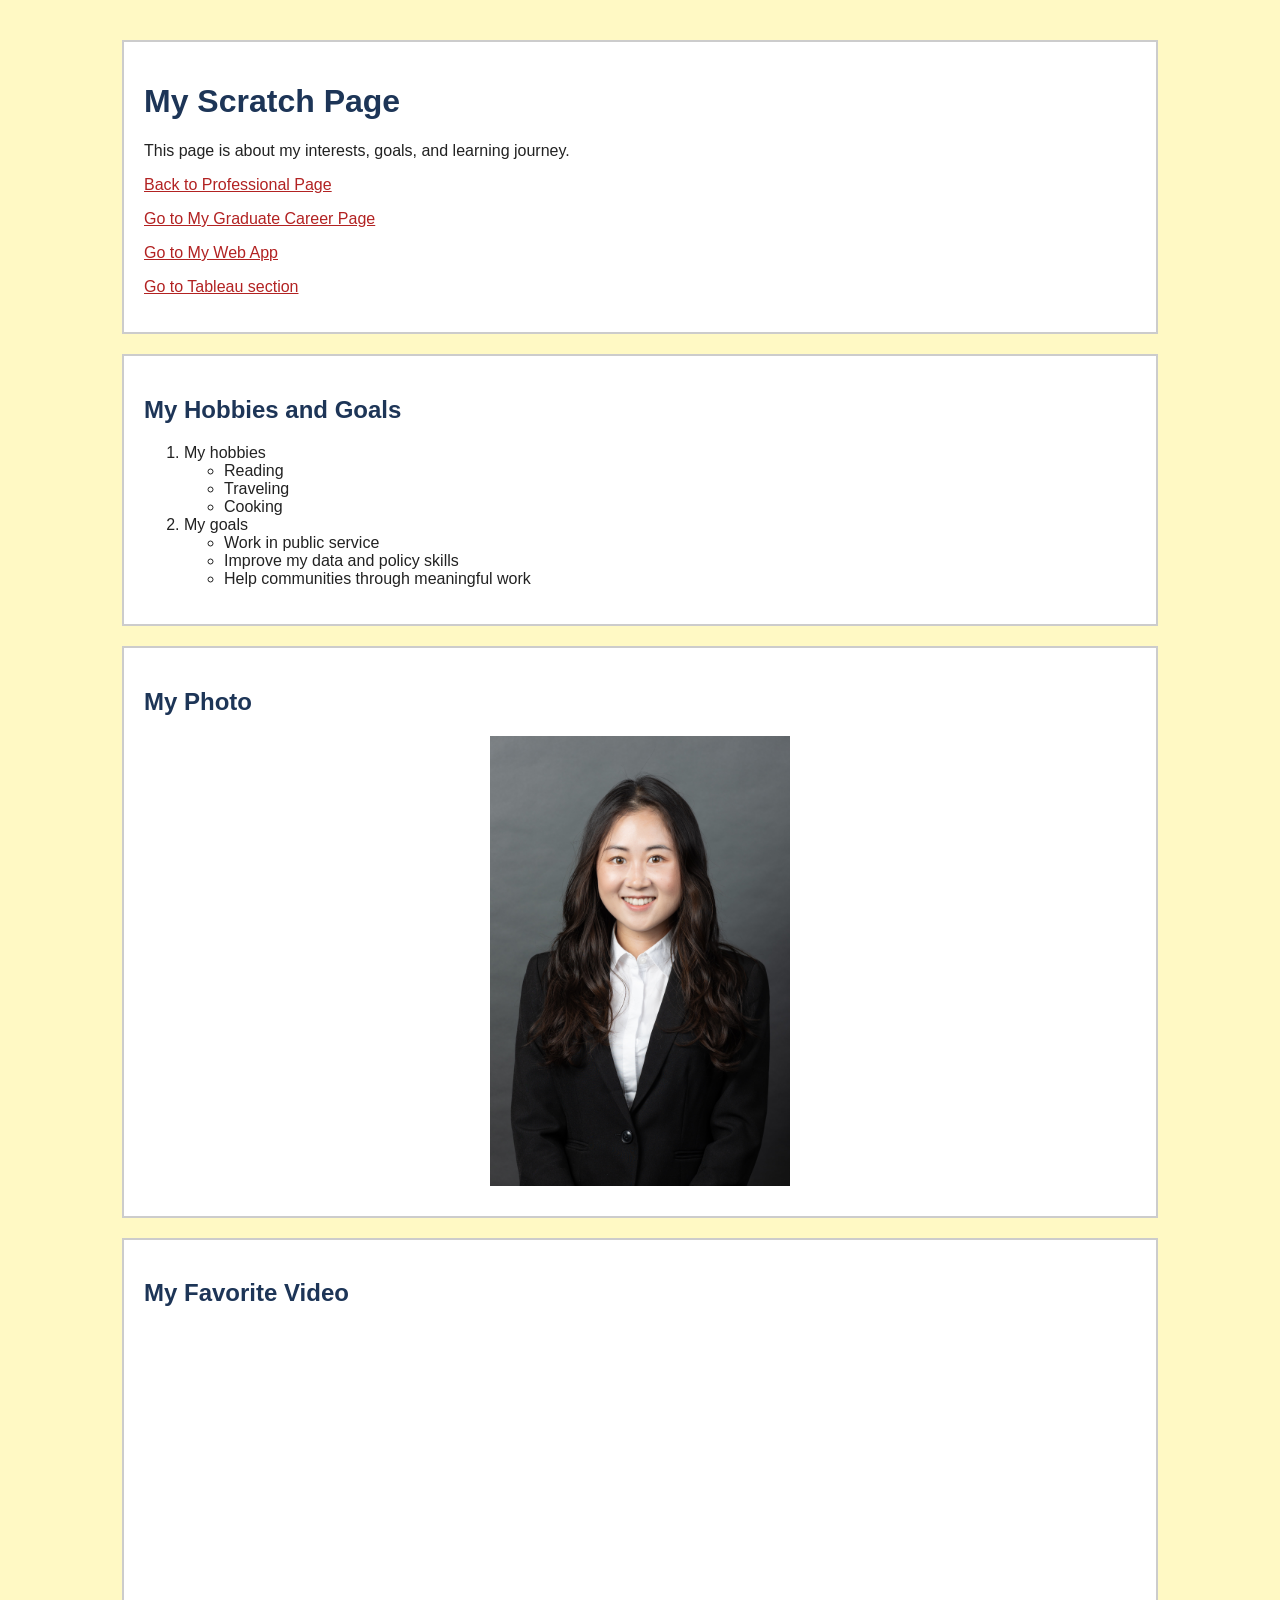
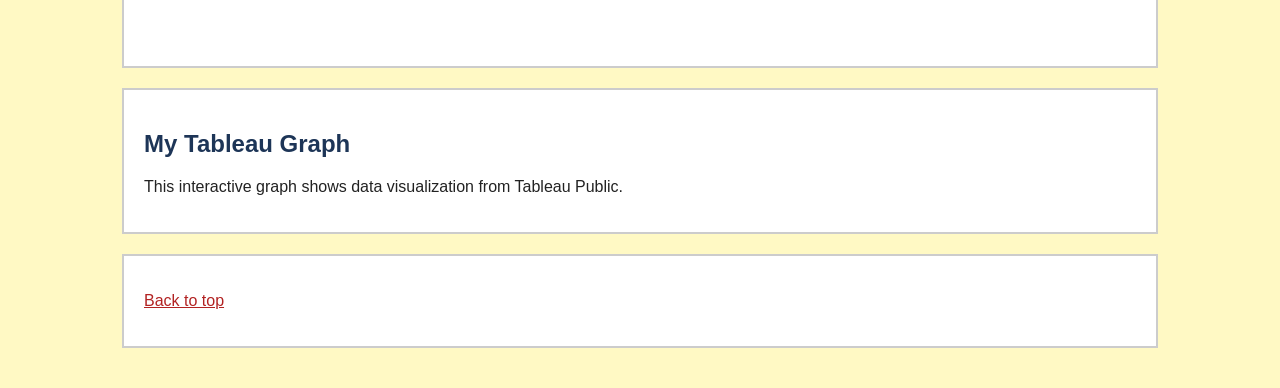
<file: scratch.html>
<!DOCTYPE html>
<html lang="en">
<head>
  <meta charset="UTF-8">
  <meta name="viewport" content="width=device-width, initial-scale=1.0">
  <title>Scratch Page</title>
  <link rel="stylesheet" href="./css/scratch.css">
</head>
<body>

<div class="box">
  <h1 id="top">My Scratch Page</h1>
  <p>This page is about my interests, goals, and learning journey.</p>
  <p><a href="index.html">Back to Professional Page</a></p>
  <p><a href="professional.html">Go to My Graduate Career Page</a></p>
  <p><a href="webapp.html">Go to My Web App</a></p>
  <p><a href="#tableau">Go to Tableau section</a></p>
</div>

  <div class="box">
    <h2>My Hobbies and Goals</h2>
    <ol>
      <li>My hobbies
        <ul>
          <li>Reading</li>
          <li>Traveling</li>
          <li>Cooking</li>
        </ul>
      </li>
      <li>My goals
        <ul>
          <li>Work in public service</li>
          <li>Improve my data and policy skills</li>
          <li>Help communities through meaningful work</li>
        </ul>
      </li>
    </ol>
  </div>

  <div class="box">
    <h2>My Photo</h2>
    <img src="assets/img/WuCeleste.jpg" alt="Photo of Celeste Wu" width="300">
  </div>

  <div class="box">
    <h2>My Favorite Video</h2>
    <iframe width="560" height="315"
      src="https://www.youtube.com/embed/hEQL5Xbk2gc"
      title="YouTube video player"
      frameborder="0"
      allowfullscreen>
    </iframe>
  </div>

  <div class="box" id="tableau">
    <h2>My Tableau Graph</h2>
    <p>This interactive graph shows data visualization from Tableau Public.</p>

    <div class='tableauPlaceholder' id='viz1745140000000' style='position: relative'>
      <noscript>
        <a href='#'>
          <img alt='Tableau Graph'
            src='https://public.tableau.com/static/images/Re/RegionalSampleWorkbook/College/1_rss.png'
            style='border: none' />
        </a>
      </noscript>
      <object class='tableauViz' style='display:none;'>
        <param name='host_url' value='https%3A%2F%2Fpublic.tableau.com%2F' />
        <param name='embed_code_version' value='3' />
        <param name='site_root' value='' />
        <param name='name' value='RegionalSampleWorkbook/College' />
        <param name='tabs' value='no' />
        <param name='toolbar' value='yes' />
        <param name='static_image'
          value='https://public.tableau.com/static/images/Re/RegionalSampleWorkbook/College/1.png' />
        <param name='animate_transition' value='yes' />
        <param name='display_static_image' value='yes' />
        <param name='display_spinner' value='yes' />
        <param name='display_overlay' value='yes' />
        <param name='display_count' value='yes' />
        <param name='language' value='en-US' />
      </object>
    </div>
    <script type='text/javascript'>
      var divElement = document.getElementById('viz1745140000000');
      var vizElement = divElement.getElementsByTagName('object')[0];
      vizElement.style.width = '100%';
      vizElement.style.height = '600px';
      var scriptElement = document.createElement('script');
      scriptElement.src = 'https://public.tableau.com/javascripts/api/viz_v1.js';
      vizElement.parentNode.insertBefore(scriptElement, vizElement);
    </script>
  </div>

  <div class="box">
    <p><a href="#top">Back to top</a></p>
  </div>

</body>
</html>
</file>
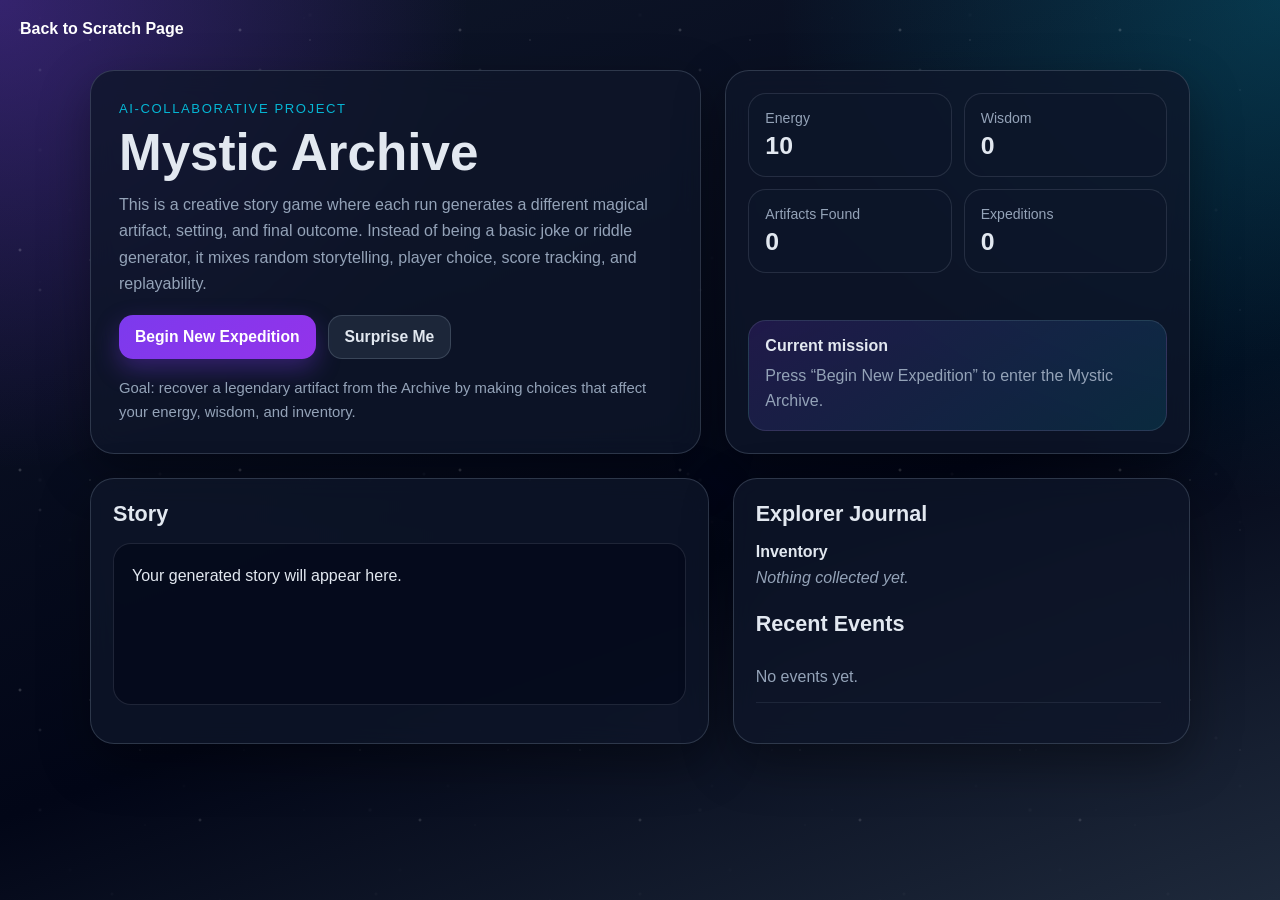
<file: webapp.html>
<!DOCTYPE html>
<html lang="en">
<head>
  <meta charset="UTF-8" />
  <meta name="viewport" content="width=device-width, initial-scale=1.0" />
  <title>Mystic Archive</title>
  <style>
    :root {
      --bg1: #0f172a;
      --bg2: #1e293b;
      --panel: rgba(15, 23, 42, 0.78);
      --line: rgba(148, 163, 184, 0.25);
      --text: #e2e8f0;
      --muted: #94a3b8;
      --accent: #7c3aed;
      --accent-2: #06b6d4;
      --good: #22c55e;
      --warn: #f59e0b;
      --bad: #ef4444;
      --shadow: 0 18px 50px rgba(0,0,0,0.35);
    }

    * { box-sizing: border-box; }

    body {
      margin: 0;
      min-height: 100vh;
      font-family: Arial, Helvetica, sans-serif;
      color: var(--text);
      background:
        radial-gradient(circle at top left, rgba(124, 58, 237, 0.35), transparent 30%),
        radial-gradient(circle at top right, rgba(6, 182, 212, 0.25), transparent 32%),
        linear-gradient(160deg, var(--bg1), #020617 60%, var(--bg2));
      overflow-x: hidden;
    }

    .stars, .stars::before, .stars::after {
      content: "";
      position: fixed;
      inset: 0;
      pointer-events: none;
      background-image:
        radial-gradient(2px 2px at 20px 30px, rgba(255,255,255,0.75), transparent),
        radial-gradient(2px 2px at 40px 70px, rgba(255,255,255,0.4), transparent),
        radial-gradient(1px 1px at 90px 40px, rgba(255,255,255,0.7), transparent),
        radial-gradient(1px 1px at 140px 90px, rgba(255,255,255,0.45), transparent),
        radial-gradient(2px 2px at 200px 160px, rgba(255,255,255,0.55), transparent);
      background-size: 220px 220px;
      opacity: 0.35;
      animation: drift 70s linear infinite;
    }

    .stars::before { animation-duration: 95s; opacity: 0.2; transform: scale(1.2); }
    .stars::after { animation-duration: 120s; opacity: 0.15; transform: scale(1.5); }

    @keyframes drift {
      from { transform: translateY(0); }
      to { transform: translateY(-220px); }
    }

    .container {
      width: min(1100px, calc(100% - 32px));
      margin: 32px auto 48px;
      position: relative;
      z-index: 1;
    }

    .hero {
      display: grid;
      grid-template-columns: 1.25fr 0.95fr;
      gap: 24px;
      align-items: stretch;
      margin-bottom: 24px;
    }

    .card {
      background: var(--panel);
      border: 1px solid var(--line);
      border-radius: 24px;
      box-shadow: var(--shadow);
      backdrop-filter: blur(12px);
    }

    .hero-main {
      padding: 28px;
    }

    .eyebrow {
      display: inline-block;
      font-size: 0.82rem;
      letter-spacing: 0.12em;
      text-transform: uppercase;
      color: var(--accent-2);
      margin-bottom: 10px;
    }

    h1 {
      margin: 0 0 12px;
      font-size: clamp(2rem, 4vw, 3.25rem);
      line-height: 1.05;
    }

    .hero-main p {
      color: var(--muted);
      margin: 0 0 18px;
      line-height: 1.65;
      font-size: 1rem;
    }

    .button-row {
      display: flex;
      flex-wrap: wrap;
      gap: 12px;
      margin-top: 18px;
    }

    button {
      border: none;
      border-radius: 14px;
      padding: 12px 16px;
      font-size: 0.98rem;
      font-weight: 700;
      cursor: pointer;
      transition: transform 0.16s ease, opacity 0.16s ease, box-shadow 0.16s ease;
    }

    button:hover { transform: translateY(-1px); }
    button:active { transform: translateY(1px) scale(0.99); }

    .primary {
      background: linear-gradient(135deg, var(--accent), #9333ea);
      color: white;
      box-shadow: 0 10px 25px rgba(124, 58, 237, 0.35);
    }

    .secondary {
      background: rgba(30, 41, 59, 0.95);
      color: var(--text);
      border: 1px solid rgba(148, 163, 184, 0.25);
    }

    .hero-side {
      padding: 22px;
      display: flex;
      flex-direction: column;
      justify-content: space-between;
      gap: 16px;
    }

    .stat-grid {
      display: grid;
      grid-template-columns: repeat(2, 1fr);
      gap: 12px;
    }

    .stat {
      background: rgba(15, 23, 42, 0.66);
      border: 1px solid rgba(148, 163, 184, 0.18);
      border-radius: 18px;
      padding: 16px;
    }

    .stat-label {
      color: var(--muted);
      font-size: 0.88rem;
      margin-bottom: 6px;
    }

    .stat-value {
      font-size: 1.55rem;
      font-weight: 800;
    }

    .quest-box {
      background: linear-gradient(145deg, rgba(124, 58, 237, 0.18), rgba(6, 182, 212, 0.14));
      border: 1px solid rgba(148, 163, 184, 0.18);
      border-radius: 18px;
      padding: 16px;
    }

    .quest-box h3 {
      margin: 0 0 8px;
      font-size: 1rem;
    }

    .quest-box p {
      margin: 0;
      color: var(--muted);
      line-height: 1.6;
    }

    .layout {
      display: grid;
      grid-template-columns: 1.15fr 0.85fr;
      gap: 24px;
    }

    .panel {
      padding: 22px;
    }

    .panel h2 {
      margin: 0 0 16px;
      font-size: 1.35rem;
    }

    .story-box {
      min-height: 162px;
      padding: 18px;
      background: rgba(2, 6, 23, 0.56);
      border: 1px solid rgba(148, 163, 184, 0.18);
      border-radius: 18px;
      color: var(--text);
      line-height: 1.75;
      white-space: pre-line;
    }

    .choices {
      display: grid;
      gap: 12px;
      margin-top: 16px;
    }

    .choice {
      width: 100%;
      text-align: left;
      background: rgba(15, 23, 42, 0.92);
      border: 1px solid rgba(148, 163, 184, 0.18);
      color: var(--text);
      padding: 15px 16px;
      border-radius: 16px;
      font-weight: 600;
    }

    .choice:hover {
      box-shadow: 0 10px 20px rgba(0,0,0,0.16);
      border-color: rgba(6, 182, 212, 0.4);
    }

    .inventory {
      display: flex;
      flex-wrap: wrap;
      gap: 10px;
      margin-top: 8px;
    }

    .tag {
      padding: 8px 12px;
      border-radius: 999px;
      background: rgba(124, 58, 237, 0.18);
      border: 1px solid rgba(167, 139, 250, 0.25);
      font-size: 0.92rem;
    }

    .empty {
      color: var(--muted);
      font-style: italic;
    }

    .log {
      max-height: 240px;
      overflow: auto;
      padding-right: 6px;
    }

    .log-entry {
      padding: 12px 0;
      border-bottom: 1px solid rgba(148, 163, 184, 0.12);
      color: var(--muted);
      line-height: 1.55;
    }

    .badge {
      display: inline-block;
      font-size: 0.76rem;
      text-transform: uppercase;
      letter-spacing: 0.08em;
      padding: 4px 8px;
      border-radius: 999px;
      margin-right: 8px;
      font-weight: 700;
      vertical-align: middle;
    }

    .good { background: rgba(34, 197, 94, 0.16); color: #86efac; }
    .warn { background: rgba(245, 158, 11, 0.16); color: #fcd34d; }
    .bad { background: rgba(239, 68, 68, 0.16); color: #fca5a5; }

    .footer-note {
      color: var(--muted);
      font-size: 0.93rem;
      margin-top: 18px;
      line-height: 1.6;
    }

    @media (max-width: 900px) {
      .hero, .layout {
        grid-template-columns: 1fr;
      }
    }

    @media (max-width: 640px) {
      .container { width: min(100% - 18px, 1100px); margin-top: 14px; }
      .hero-main, .hero-side, .panel { padding: 18px; }
      .stat-grid { grid-template-columns: 1fr 1fr; }
      h1 { font-size: 2rem; }
    }
  </style>
</head>
<body>
    <div style="padding: 20px 20px 0 20px;">
  <a href="scratch.html" style="color: white; text-decoration: none; font-weight: bold;">Back to Scratch Page</a>
</div>
  <div class="stars"></div>

  <div class="container">
    <section class="hero">
      <div class="card hero-main">
        <div class="eyebrow">AI-collaborative project</div>
        <h1>Mystic Archive</h1>
        <p>
          This is a creative story game where each run generates a different magical artifact,
          setting, and final outcome. Instead of being a basic joke or riddle generator,
          it mixes random storytelling, player choice, score tracking, and replayability.
        </p>
        <div class="button-row">
          <button class="primary" id="newRunBtn">Begin New Expedition</button>
          <button class="secondary" id="themeBtn">Surprise Me</button>
        </div>
        <div class="footer-note">
          Goal: recover a legendary artifact from the Archive by making choices that affect your energy,
          wisdom, and inventory.
        </div>
      </div>

      <aside class="card hero-side">
        <div class="stat-grid">
          <div class="stat">
            <div class="stat-label">Energy</div>
            <div class="stat-value" id="energyStat">10</div>
          </div>
          <div class="stat">
            <div class="stat-label">Wisdom</div>
            <div class="stat-value" id="wisdomStat">0</div>
          </div>
          <div class="stat">
            <div class="stat-label">Artifacts Found</div>
            <div class="stat-value" id="artifactStat">0</div>
          </div>
          <div class="stat">
            <div class="stat-label">Expeditions</div>
            <div class="stat-value" id="runsStat">0</div>
          </div>
        </div>

        <div class="quest-box">
          <h3>Current mission</h3>
          <p id="missionText">Press “Begin New Expedition” to enter the Mystic Archive.</p>
        </div>
      </aside>
    </section>

    <section class="layout">
      <div class="card panel">
        <h2>Story</h2>
        <div class="story-box" id="storyBox">Your generated story will appear here.</div>
        <div class="choices" id="choicesBox"></div>
      </div>

      <div class="card panel">
        <h2>Explorer Journal</h2>
        <strong>Inventory</strong>
        <div class="inventory" id="inventoryBox">
          <span class="empty">Nothing collected yet.</span>
        </div>

        <h2 style="margin-top: 24px;">Recent Events</h2>
        <div class="log" id="logBox"></div>
      </div>
    </section>
  </div>

  <script>
    const energyStat = document.getElementById('energyStat');
    const wisdomStat = document.getElementById('wisdomStat');
    const artifactStat = document.getElementById('artifactStat');
    const runsStat = document.getElementById('runsStat');
    const missionText = document.getElementById('missionText');
    const storyBox = document.getElementById('storyBox');
    const choicesBox = document.getElementById('choicesBox');
    const inventoryBox = document.getElementById('inventoryBox');
    const logBox = document.getElementById('logBox');
    const newRunBtn = document.getElementById('newRunBtn');
    const themeBtn = document.getElementById('themeBtn');

    const themes = [
      'starlight', 'fog', 'mirrors', 'thunder', 'moonstone', 'clockwork', 'ember', 'crystal'
    ];

    const places = [
      'the Observatory of Whispers',
      'the Sunken Library',
      'the Clocktower Vault',
      'the Forest of Glass Leaves',
      'the Moonlit Catacombs',
      'the Storm Shrine'
    ];

    const artifacts = [
      'Compass of Dawn',
      'Lantern of Echoes',
      'Crown of Quiet Tides',
      'Mirror of Second Chances',
      'Feather of the Phoenix Mapmaker',
      'Key of Sleeping Stars'
    ];

    const companions = [
      'a skeptical fox spirit',
      'an overly confident robot historian',
      'a raven carrying tiny scrolls',
      'a ghost librarian with perfect memory',
      'a moss-covered golem humming softly'
    ];

    const supplies = [
      'silver chalk', 'moon tea', 'a brass key', 'glow thread', 'stormberries', 'ink map'
    ];

    const endings = [
      'You escape with the artifact and become the newest keeper of the Archive.',
      'You trade the artifact for forbidden knowledge and leave wiser than before.',
      'You return the artifact, and the Archive secretly marks you as a trusted guardian.',
      'You barely make it out, but your journal becomes legendary among future explorers.'
    ];

    const state = {
      energy: 10,
      wisdom: 0,
      artifactsFound: 0,
      expeditionCount: 0,
      inventory: [],
      log: [],
      currentScene: 0,
      place: '',
      artifact: '',
      companion: '',
      theme: ''
    };

    function randomItem(list) {
      return list[Math.floor(Math.random() * list.length)];
    }

    function addLog(text, type = 'warn') {
      state.log.unshift({ text, type });
      state.log = state.log.slice(0, 8);
      renderLog();
    }

    function renderLog() {
      logBox.innerHTML = '';
      if (state.log.length === 0) {
        logBox.innerHTML = '<div class="log-entry">No events yet.</div>';
        return;
      }
      state.log.forEach(entry => {
        const div = document.createElement('div');
        div.className = 'log-entry';
        div.innerHTML = `<span class="badge ${entry.type}">${entry.type}</span>${entry.text}`;
        logBox.appendChild(div);
      });
    }

    function renderInventory() {
      inventoryBox.innerHTML = '';
      if (state.inventory.length === 0) {
        inventoryBox.innerHTML = '<span class="empty">Nothing collected yet.</span>';
        return;
      }
      state.inventory.forEach(item => {
        const tag = document.createElement('span');
        tag.className = 'tag';
        tag.textContent = item;
        inventoryBox.appendChild(tag);
      });
    }

    function updateStats() {
      energyStat.textContent = state.energy;
      wisdomStat.textContent = state.wisdom;
      artifactStat.textContent = state.artifactsFound;
      runsStat.textContent = state.expeditionCount;
      renderInventory();
    }

    function setStory(text) {
      storyBox.textContent = text;
    }

    function setChoices(options) {
      choicesBox.innerHTML = '';
      options.forEach(option => {
        const btn = document.createElement('button');
        btn.className = 'choice';
        btn.textContent = option.label;
        btn.addEventListener('click', option.action);
        choicesBox.appendChild(btn);
      });
    }

    function loseEnergy(amount) {
      state.energy = Math.max(0, state.energy - amount);
    }

    function gainWisdom(amount) {
      state.wisdom += amount;
    }

    function addItem(item) {
      if (!state.inventory.includes(item)) {
        state.inventory.push(item);
      }
    }

    function startExpedition() {
      state.energy = 10;
      state.wisdom = 0;
      state.inventory = [];
      state.log = [];
      state.currentScene = 1;
      state.place = randomItem(places);
      state.artifact = randomItem(artifacts);
      state.companion = randomItem(companions);
      state.theme = randomItem(themes);
      state.expeditionCount += 1;

      missionText.textContent = `Recover the ${state.artifact} from ${state.place}.`;

      addItem(randomItem(supplies));
      addLog(`You enter ${state.place} with ${state.companion}.`, 'good');
      updateStats();

      setStory(
        `A ${state.theme}-colored mist curls around the entrance to ${state.place}. ` +
        `You carry ${state.inventory[0]}, and beside you walks ${state.companion}. ` +
        `Somewhere deep inside rests the ${state.artifact}.\n\n` +
        `At the first chamber, two paths appear.`
      );

      setChoices([
        {
          label: 'Take the glowing staircase',
          action: () => sceneTwo('stairs')
        },
        {
          label: 'Follow the whispering hallway',
          action: () => sceneTwo('hallway')
        }
      ]);
    }

    function sceneTwo(path) {
      state.currentScene = 2;
      if (path === 'stairs') {
        loseEnergy(2);
        gainWisdom(1);
        addItem('glass shard clue');
        addLog('The staircase drains your strength but reveals hidden symbols.', 'warn');
        setStory(
          `The glowing staircase spirals upward far longer than it should. ` +
          `Your legs ache, but etched into the railing are clues about the ${state.artifact}.\n\n` +
          `At the top, you discover a locked chamber pulsing with blue light.`
        );
      } else {
        loseEnergy(1);
        gainWisdom(2);
        addItem('whisper cipher');
        addLog('The hallway teaches you fragments of an ancient password.', 'good');
        setStory(
          `The whispering hallway repeats pieces of a forgotten language. ` +
          `By listening carefully, you piece together a cipher that may unlock deeper vaults.\n\n` +
          `Ahead, a guardian shadow blocks the final corridor.`
        );
      }

      updateStats();
      setChoices([
        {
          label: 'Negotiate with the guardian',
          action: sceneThreeDiplomacy
        },
        {
          label: 'Try to outsmart the trap mechanisms',
          action: sceneThreePuzzle
        }
      ]);
    }

    function sceneThreeDiplomacy() {
      state.currentScene = 3;
      const success = Math.random() < 0.55 || state.wisdom >= 2;

      if (success) {
        gainWisdom(2);
        addItem('guardian blessing');
        addLog('Your calm words convince the guardian to step aside.', 'good');
        setStory(
          `The guardian studies you in silence. You offer truth instead of bravery. ` +
          `After a long pause, it nods and grants you safe passage, leaving behind a blessing mark.\n\n` +
          `The vault door to the ${state.artifact} now stands open.`
        );
      } else {
        loseEnergy(3);
        addLog('The guardian rejects your plea, and escaping costs precious energy.', 'bad');
        setStory(
          `The guardian is not impressed. Its voice shakes the floor as you retreat from a burst of force. ` +
          `You survive, but only after exhausting yourself.\n\n` +
          `A narrow maintenance tunnel offers one last way to the vault.`
        );
      }

      updateStats();
      finalScene();
    }

    function sceneThreePuzzle() {
      state.currentScene = 3;
      const success = Math.random() < 0.5 || state.inventory.includes('whisper cipher') || state.inventory.includes('glass shard clue');

      if (success) {
        gainWisdom(3);
        addItem('decoded map');
        addLog('You solve the mechanism and chart a secret route to the vault.', 'good');
        setStory(
          `The walls click, rotate, and reveal hidden gears. Using your clues, you align the symbols exactly right. ` +
          `A hidden route opens beneath the floor.\n\n` +
          `You descend straight toward the resting place of the ${state.artifact}.`
        );
      } else {
        loseEnergy(2);
        addLog('A trap activates, forcing you to improvise and crawl forward anyway.', 'warn');
        setStory(
          `You almost solve the pattern, but one symbol slips out of alignment. ` +
          `A trap sparks to life and sends you scrambling through smoke and loose stone.\n\n` +
          `Even so, the vault is now within reach.`
        );
      }

      updateStats();
      finalScene();
    }

    function finalScene() {
      setChoices([
        {
          label: 'Claim the artifact for yourself',
          action: () => finishRun('keep')
        },
        {
          label: 'Return the artifact to protect the Archive',
          action: () => finishRun('return')
        }
      ]);
    }

    function finishRun(choice) {
      const alive = state.energy > 0;
      let endingText = '';

      if (!alive) {
        endingText = `You reach the chamber of the ${state.artifact}, but collapse from exhaustion before leaving. ` +
          `Still, your notes survive, and future explorers learn from your attempt.`;
        addLog('You found the vault, but ran out of energy before escaping.', 'bad');
      } else {
        state.artifactsFound += 1;
        if (choice === 'keep') {
          endingText = `You seize the ${state.artifact}, and its power lights the chamber in brilliant ${state.theme} patterns. ` +
            `${randomItem(endings)}`;
          addLog(`You claim the ${state.artifact}.`, 'good');
        } else {
          gainWisdom(2);
          endingText = `You place the ${state.artifact} back onto its altar and seal the chamber with care. ` +
            `The Archive rewards your restraint with secret knowledge and a safe path home.`;
          addLog(`You protect the ${state.artifact} instead of taking it.`, 'good');
        }
      }

      updateStats();
      setStory(
        `Final Report:\n\n${endingText}\n\n` +
        `Energy: ${state.energy}\nWisdom: ${state.wisdom}\nInventory items: ${state.inventory.length}`
      );

      missionText.textContent = alive
        ? `Expedition complete. You encountered ${state.place} and the ${state.artifact}.`
        : `Expedition failed, but your journal preserved the mystery of ${state.place}.`;

      setChoices([
        {
          label: 'Play Again with a New Story',
          action: startExpedition
        }
      ]);
    }

    function surpriseTheme() {
      const accents = [
        ['#7c3aed', '#06b6d4'],
        ['#f97316', '#eab308'],
        ['#10b981', '#3b82f6'],
        ['#ec4899', '#8b5cf6'],
        ['#22c55e', '#14b8a6']
      ];
      const pair = randomItem(accents);
      document.documentElement.style.setProperty('--accent', pair[0]);
      document.documentElement.style.setProperty('--accent-2', pair[1]);
      addLog('The Archive shifts its magical color palette.', 'warn');
    }

    newRunBtn.addEventListener('click', startExpedition);
    themeBtn.addEventListener('click', surpriseTheme);

    renderLog();
    updateStats();
  </script>
</body>
</html>
</file>
<file: css/scratch.css>
body {
  background-color: #fff9c4; /* light yellow */
  font-family: Arial, sans-serif;
  color: #222222;
  margin: 0;
  padding: 20px;
}

h1, h2 {
  color: #1d3557;
}

a {
  color: #b22222;
}

.box {
  background-color: white;
  border: 2px solid #cccccc;
  padding: 20px;
  margin: 20px auto;
  width: 80%;
}

img {
  display: block;
  margin: 10px auto;
}
</file>
